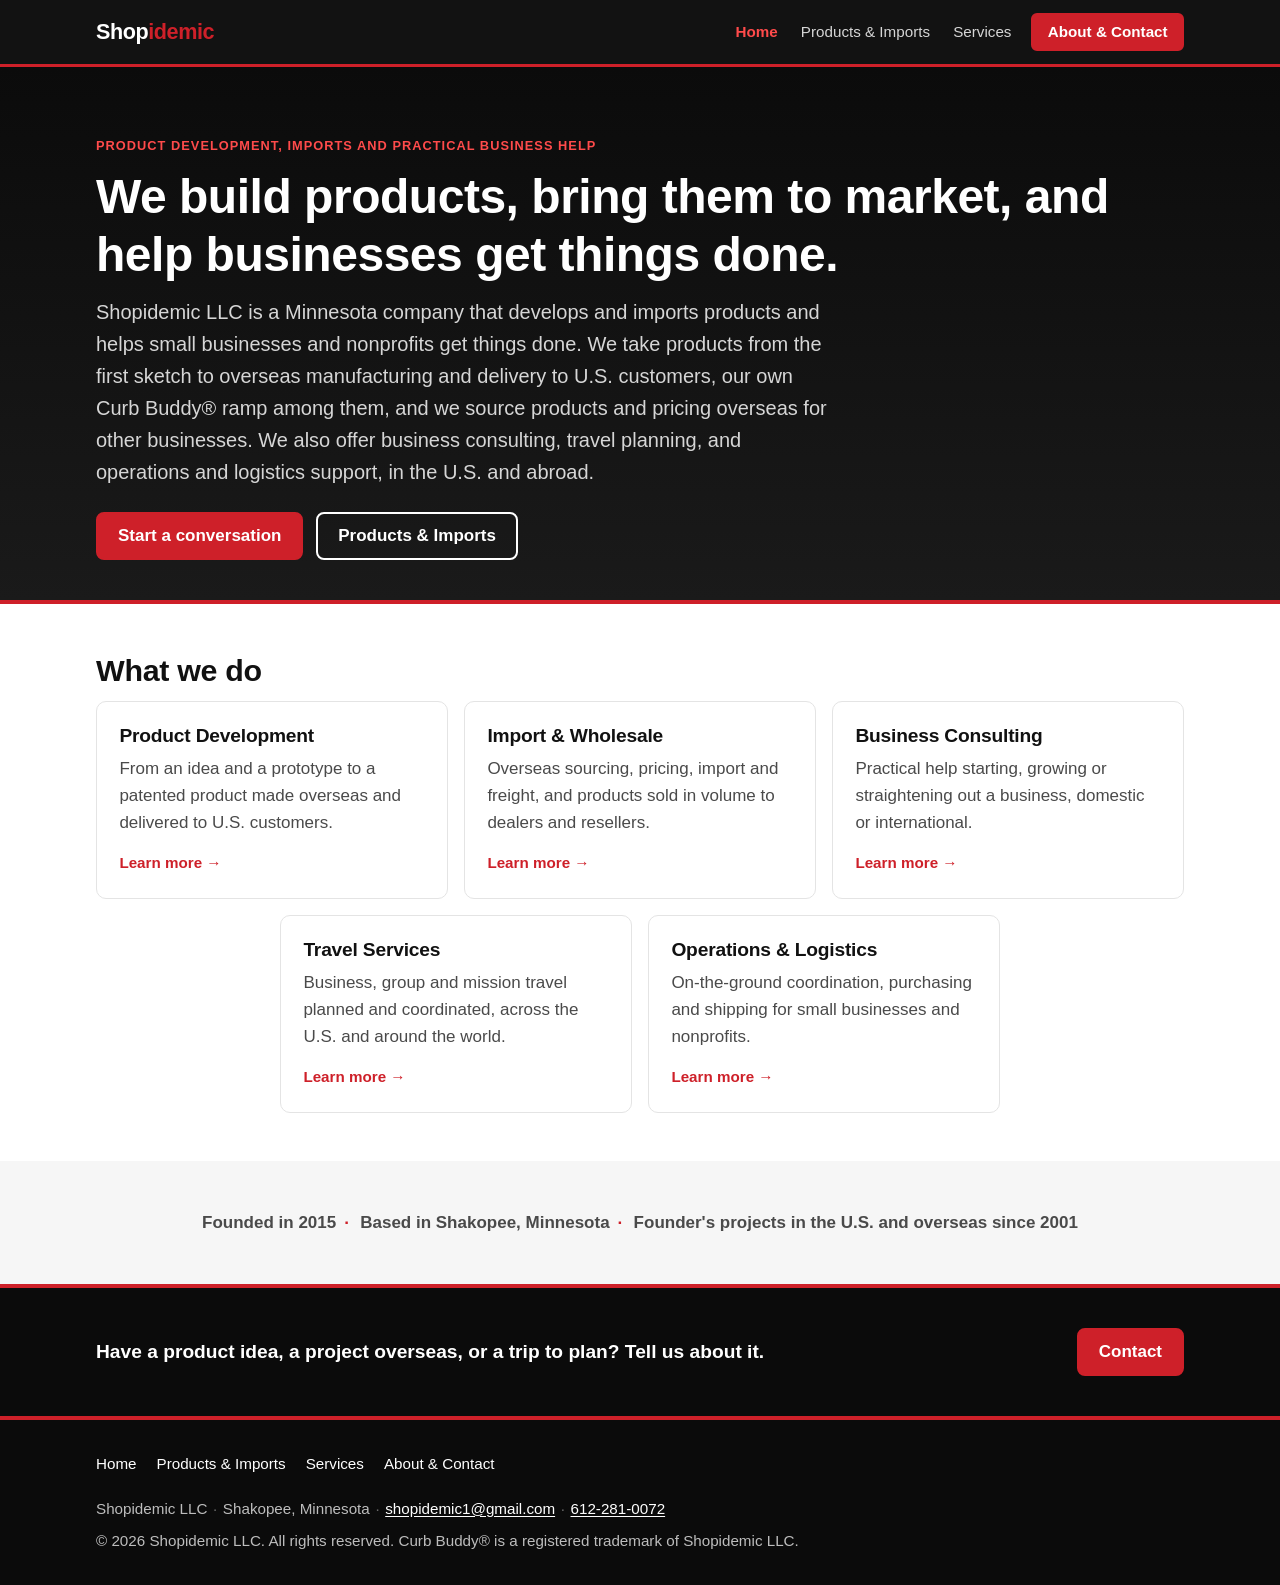
<file: index.html>
<!doctype html>
<html lang="en">
<head>
  <meta charset="utf-8">
  <meta name="viewport" content="width=device-width, initial-scale=1">
  <title>Shopidemic LLC</title>
  <meta name="description" content="Shopidemic LLC develops and imports products and helps small businesses and nonprofits with consulting, travel, operations and logistics, in the U.S. and abroad.">
  <link rel="canonical" href="https://shopidemic.com/">
  <meta property="og:url" content="https://shopidemic.com/">
  <meta property="og:type" content="website">
  <meta property="og:site_name" content="Shopidemic LLC">
  <meta property="og:title" content="Shopidemic LLC">
  <meta property="og:description" content="Shopidemic LLC develops and imports products and helps small businesses and nonprofits with consulting, travel, operations and logistics, in the U.S. and abroad.">
  <meta property="og:locale" content="en_US">
  <meta name="twitter:card" content="summary">
  <meta name="theme-color" content="#0b0b0b">
  <link rel="stylesheet" href="styles.css">
</head>
<body>
  <a class="skip" href="#main">Skip to content</a>
  <header class="site-header">
    <div class="wrap header-row">
      <a class="wordmark" href="index.html" aria-label="Shopidemic, home">Shop<span>idemic</span></a>
      <nav class="nav-desktop" aria-label="Main">
        <ul>
          <li><a href="index.html" aria-current="page">Home</a></li>
          <li><a href="products-imports.html">Products &amp; Imports</a></li>
          <li><a href="services.html">Services</a></li>
          <li><a href="about.html" class="btn">About &amp; Contact</a></li>
        </ul>
      </nav>
      <details class="nav-mobile">
        <summary aria-label="Menu"><span class="burger" aria-hidden="true"></span> Menu</summary>
        <nav aria-label="Main (mobile)">
          <ul>
          <li><a href="index.html" aria-current="page">Home</a></li>
          <li><a href="products-imports.html">Products &amp; Imports</a></li>
          <li><a href="services.html">Services</a></li>
          <li><a href="about.html">About &amp; Contact</a></li>
          </ul>
        </nav>
      </details>
    </div>
  </header>

  <main id="main">
    <section class="hero">
      <div class="wrap">
      <span class="eyebrow">Product development, imports and practical business help</span>
      <h1>We build products, bring them to market, and help businesses get things done.</h1>
      <p class="lead">Shopidemic LLC is a Minnesota company that develops and imports products and helps small businesses and nonprofits get things done. We take products from the first sketch to overseas manufacturing and delivery to U.S. customers, our own Curb Buddy® ramp among them, and we source products and pricing overseas for other businesses. We also offer business consulting, travel planning, and operations and logistics support, in the U.S. and abroad.</p>
      <a class="btn" href="about.html#contact">Start a conversation</a>
      <a class="btn btn-ghost" href="products-imports.html">Products &amp; Imports</a>
      </div>
    </section>

    <section class="section" aria-labelledby="services">
      <div class="wrap">
        <h2 id="services">What we do</h2>
        <ul class="tiles">
          <li><a class="tile" href="services.html#product-development">
            <h3>Product Development</h3>
            <p>From an idea and a prototype to a patented product made overseas and delivered to U.S. customers.</p>
            <span class="more">Learn more →</span>
          </a></li>
          <li><a class="tile" href="services.html#import-wholesale">
            <h3>Import &amp; Wholesale</h3>
            <p>Overseas sourcing, pricing, import and freight, and products sold in volume to dealers and resellers.</p>
            <span class="more">Learn more →</span>
          </a></li>
          <li><a class="tile" href="services.html#consulting">
            <h3>Business Consulting</h3>
            <p>Practical help starting, growing or straightening out a business, domestic or international.</p>
            <span class="more">Learn more →</span>
          </a></li>
          <li><a class="tile" href="services.html#travel">
            <h3>Travel Services</h3>
            <p>Business, group and mission travel planned and coordinated, across the U.S. and around the world.</p>
            <span class="more">Learn more →</span>
          </a></li>
          <li><a class="tile" href="services.html#operations-logistics">
            <h3>Operations &amp; Logistics</h3>
            <p>On-the-ground coordination, purchasing and shipping for small businesses and nonprofits.</p>
            <span class="more">Learn more →</span>
          </a></li>
        </ul>
      </div>
    </section>

    <section class="section section-alt" aria-label="At a glance">
      <div class="wrap">
        <ul class="strip">
          <li>Founded in 2015</li>
          <li>Based in Shakopee, Minnesota</li>
          <li>Founder's projects in the U.S. and overseas since 2001</li>
        </ul>
      </div>
    </section>

    <section class="cta">
      <div class="wrap">
        <p>Have a product idea, a project overseas, or a trip to plan? Tell us about it.</p>
        <a class="btn" href="about.html#contact">Contact</a>
      </div>
    </section>
  </main>

  <footer class="site-footer">
    <div class="wrap">
      <ul class="footer-nav">
          <li><a href="index.html">Home</a></li>
          <li><a href="products-imports.html">Products &amp; Imports</a></li>
          <li><a href="services.html">Services</a></li>
          <li><a href="about.html">About &amp; Contact</a></li>
      </ul>
      <p class="footer-contact"><span>Shopidemic LLC</span><span class="sep" aria-hidden="true">·</span><span>Shakopee, Minnesota</span><span class="sep" aria-hidden="true">·</span><a href="mailto:shopidemic1@gmail.com">shopidemic1@gmail.com</a><span class="sep" aria-hidden="true">·</span><a href="tel:+16122810072">612-281-0072</a></p>
      <p>© 2026 Shopidemic LLC. All rights reserved. Curb Buddy® is a registered trademark of Shopidemic LLC.</p>
    </div>
  </footer>
</body>
</html>
</file>
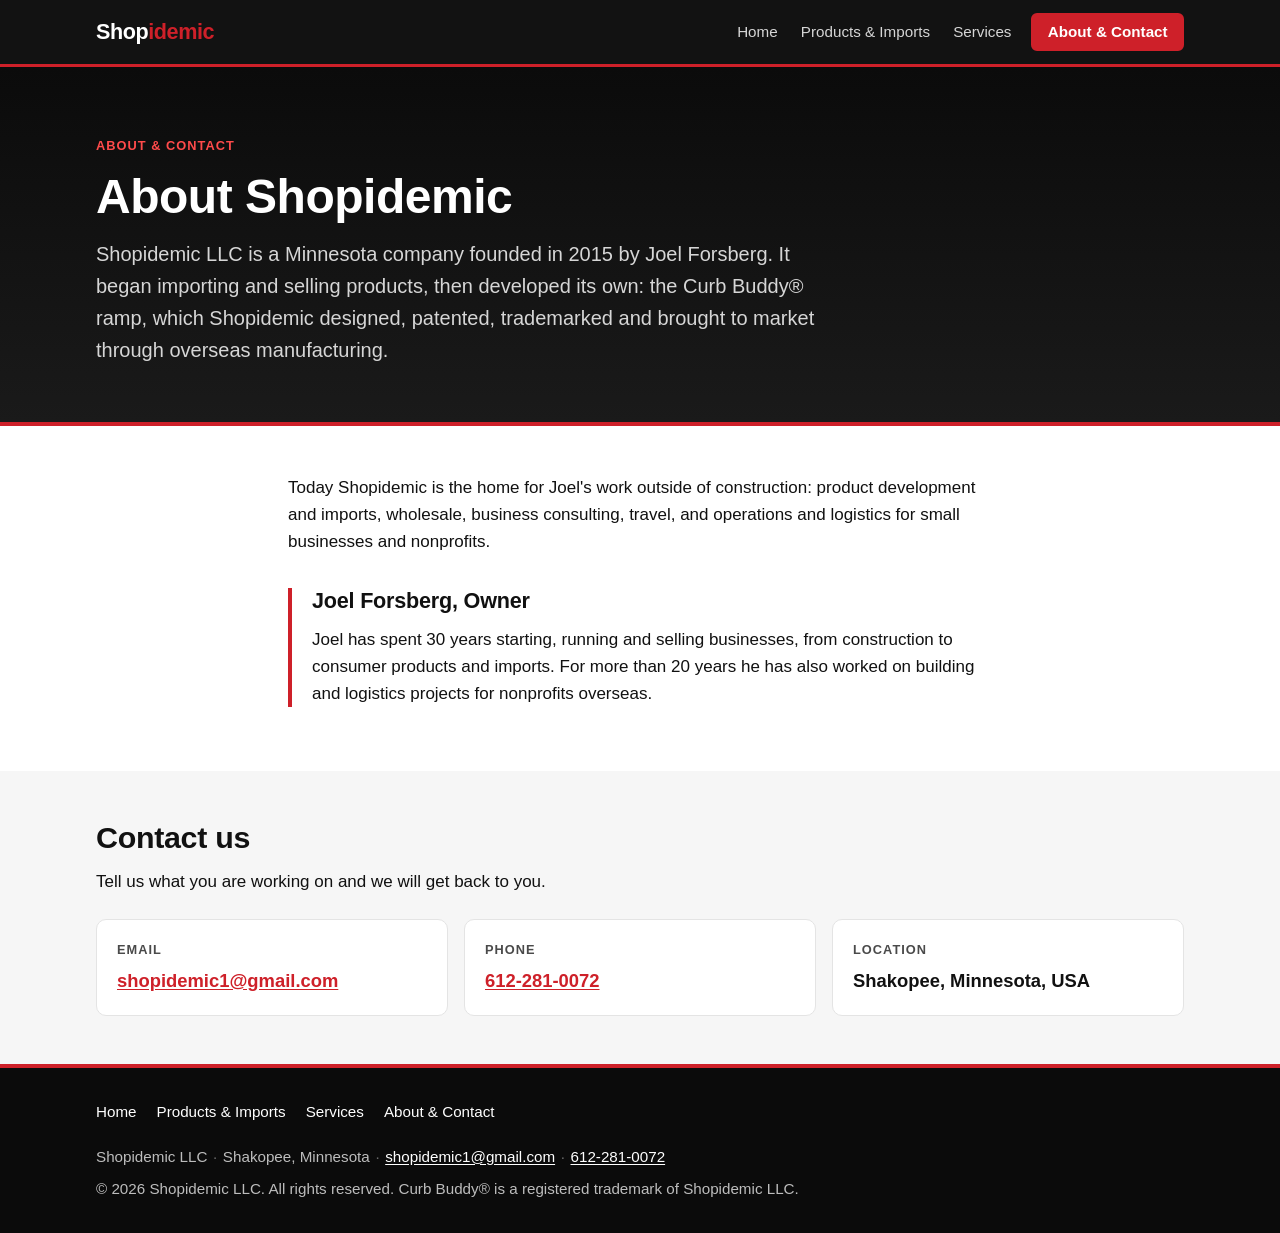
<file: about.html>
<!doctype html>
<html lang="en">
<head>
  <meta charset="utf-8">
  <meta name="viewport" content="width=device-width, initial-scale=1">
  <title>About &amp; Contact | Shopidemic LLC</title>
  <meta name="description" content="Shopidemic LLC develops and imports products and helps small businesses and nonprofits with consulting, travel, operations and logistics, in the U.S. and abroad.">
  <link rel="canonical" href="https://shopidemic.com/about.html">
  <meta property="og:url" content="https://shopidemic.com/about.html">
  <meta property="og:type" content="website">
  <meta property="og:site_name" content="Shopidemic LLC">
  <meta property="og:title" content="About &amp; Contact | Shopidemic LLC">
  <meta property="og:description" content="Shopidemic LLC develops and imports products and helps small businesses and nonprofits with consulting, travel, operations and logistics, in the U.S. and abroad.">
  <meta property="og:locale" content="en_US">
  <meta name="twitter:card" content="summary">
  <meta name="theme-color" content="#0b0b0b">
  <link rel="stylesheet" href="styles.css">
</head>
<body>
  <a class="skip" href="#main">Skip to content</a>
  <header class="site-header">
    <div class="wrap header-row">
      <a class="wordmark" href="index.html" aria-label="Shopidemic, home">Shop<span>idemic</span></a>
      <nav class="nav-desktop" aria-label="Main">
        <ul>
          <li><a href="index.html">Home</a></li>
          <li><a href="products-imports.html">Products &amp; Imports</a></li>
          <li><a href="services.html">Services</a></li>
          <li><a href="about.html" class="btn" aria-current="page">About &amp; Contact</a></li>
        </ul>
      </nav>
      <details class="nav-mobile">
        <summary aria-label="Menu"><span class="burger" aria-hidden="true"></span> Menu</summary>
        <nav aria-label="Main (mobile)">
          <ul>
          <li><a href="index.html">Home</a></li>
          <li><a href="products-imports.html">Products &amp; Imports</a></li>
          <li><a href="services.html">Services</a></li>
          <li><a href="about.html" aria-current="page">About &amp; Contact</a></li>
          </ul>
        </nav>
      </details>
    </div>
  </header>

  <main id="main">
    <section class="hero">
      <div class="wrap">
      <span class="eyebrow">About &amp; Contact</span>
      <h1>About Shopidemic</h1>
      <p class="lead">Shopidemic LLC is a Minnesota company founded in 2015 by Joel Forsberg. It began importing and selling products, then developed its own: the Curb Buddy® ramp, which Shopidemic designed, patented, trademarked and brought to market through overseas manufacturing.</p>
      </div>
    </section>

    <section class="section">
      <div class="wrap prose">
        <p>Today Shopidemic is the home for Joel's work outside of construction: product development and imports, wholesale, business consulting, travel, and operations and logistics for small businesses and nonprofits.</p>
        <div class="person">
          <h2>Joel Forsberg, Owner</h2>
          <p>Joel has spent 30 years starting, running and selling businesses, from construction to consumer products and imports. For more than 20 years he has also worked on building and logistics projects for nonprofits overseas.</p>
        </div>
      </div>
    </section>

    <section class="section section-alt" id="contact" aria-labelledby="contact-h">
      <div class="wrap">
        <h2 id="contact-h">Contact us</h2>
        <p>Tell us what you are working on and we will get back to you.</p>
        <ul class="contact-list">
          <li><span class="label">Email</span><a href="mailto:shopidemic1@gmail.com">shopidemic1@gmail.com</a></li>
          <li><span class="label">Phone</span><a href="tel:+16122810072">612-281-0072</a></li>
          <li><span class="label">Location</span><span class="value">Shakopee, Minnesota, USA</span></li>
        </ul>
      </div>
    </section>
  </main>

  <footer class="site-footer">
    <div class="wrap">
      <ul class="footer-nav">
          <li><a href="index.html">Home</a></li>
          <li><a href="products-imports.html">Products &amp; Imports</a></li>
          <li><a href="services.html">Services</a></li>
          <li><a href="about.html">About &amp; Contact</a></li>
      </ul>
      <p class="footer-contact"><span>Shopidemic LLC</span><span class="sep" aria-hidden="true">·</span><span>Shakopee, Minnesota</span><span class="sep" aria-hidden="true">·</span><a href="mailto:shopidemic1@gmail.com">shopidemic1@gmail.com</a><span class="sep" aria-hidden="true">·</span><a href="tel:+16122810072">612-281-0072</a></p>
      <p>© 2026 Shopidemic LLC. All rights reserved. Curb Buddy® is a registered trademark of Shopidemic LLC.</p>
    </div>
  </footer>
</body>
</html>
</file>
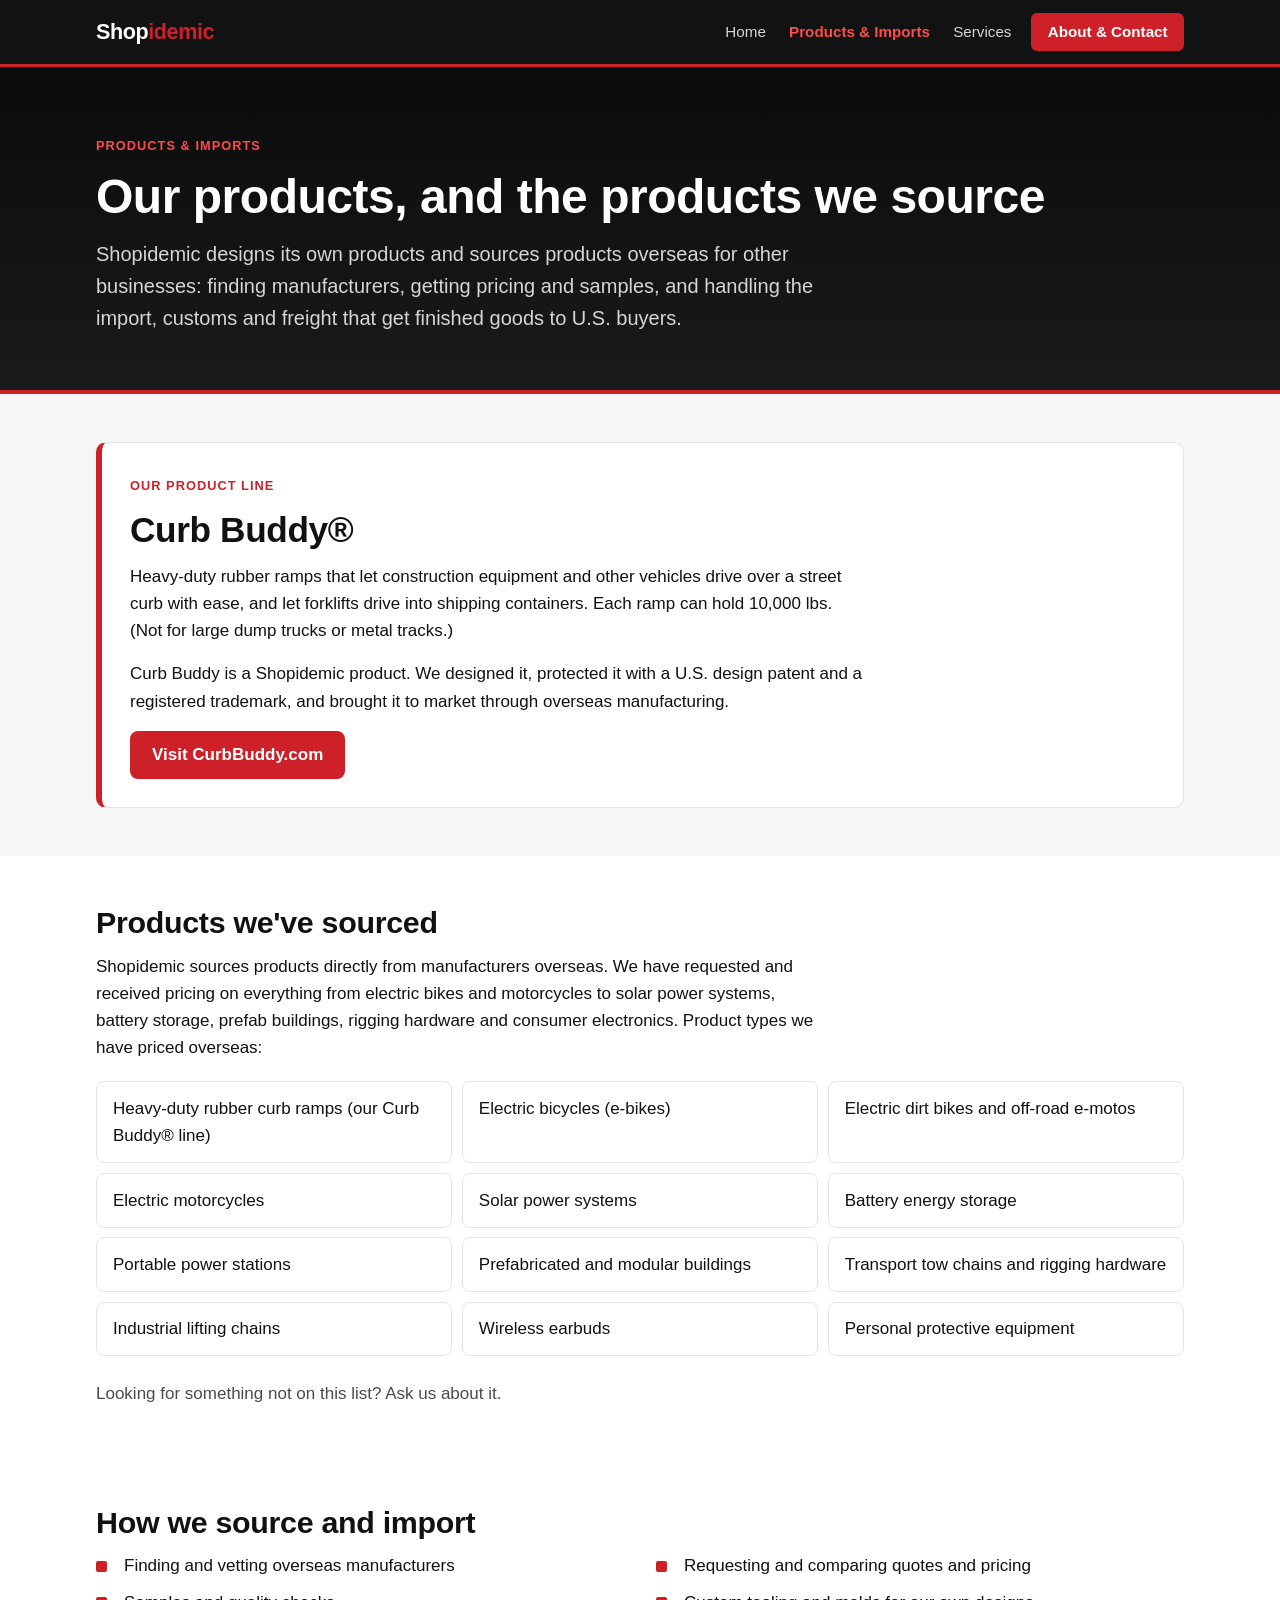
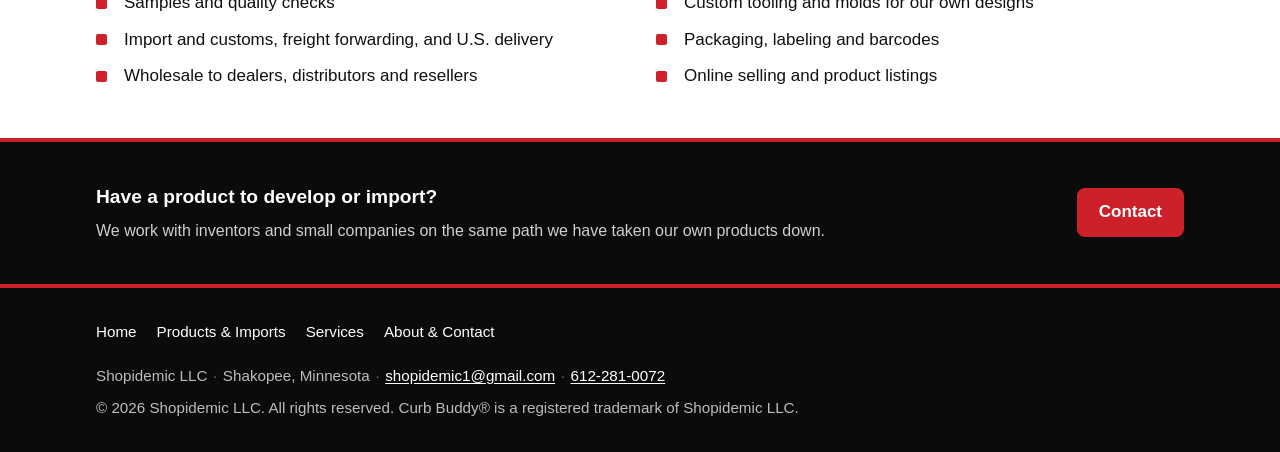
<file: products-imports.html>
<!doctype html>
<html lang="en">
<head>
  <meta charset="utf-8">
  <meta name="viewport" content="width=device-width, initial-scale=1">
  <title>Products &amp; Imports | Shopidemic LLC</title>
  <meta name="description" content="Shopidemic LLC develops and imports products and helps small businesses and nonprofits with consulting, travel, operations and logistics, in the U.S. and abroad.">
  <link rel="canonical" href="https://shopidemic.com/products-imports.html">
  <meta property="og:url" content="https://shopidemic.com/products-imports.html">
  <meta property="og:type" content="website">
  <meta property="og:site_name" content="Shopidemic LLC">
  <meta property="og:title" content="Products &amp; Imports | Shopidemic LLC">
  <meta property="og:description" content="Shopidemic LLC develops and imports products and helps small businesses and nonprofits with consulting, travel, operations and logistics, in the U.S. and abroad.">
  <meta property="og:locale" content="en_US">
  <meta name="twitter:card" content="summary">
  <meta name="theme-color" content="#0b0b0b">
  <link rel="stylesheet" href="styles.css">
</head>
<body>
  <a class="skip" href="#main">Skip to content</a>
  <header class="site-header">
    <div class="wrap header-row">
      <a class="wordmark" href="index.html" aria-label="Shopidemic, home">Shop<span>idemic</span></a>
      <nav class="nav-desktop" aria-label="Main">
        <ul>
          <li><a href="index.html">Home</a></li>
          <li><a href="products-imports.html" aria-current="page">Products &amp; Imports</a></li>
          <li><a href="services.html">Services</a></li>
          <li><a href="about.html" class="btn">About &amp; Contact</a></li>
        </ul>
      </nav>
      <details class="nav-mobile">
        <summary aria-label="Menu"><span class="burger" aria-hidden="true"></span> Menu</summary>
        <nav aria-label="Main (mobile)">
          <ul>
          <li><a href="index.html">Home</a></li>
          <li><a href="products-imports.html" aria-current="page">Products &amp; Imports</a></li>
          <li><a href="services.html">Services</a></li>
          <li><a href="about.html">About &amp; Contact</a></li>
          </ul>
        </nav>
      </details>
    </div>
  </header>

  <main id="main">
    <section class="hero">
      <div class="wrap">
      <span class="eyebrow">Products &amp; Imports</span>
      <h1>Our products, and the products we source</h1>
      <p class="lead">Shopidemic designs its own products and sources products overseas for other businesses: finding manufacturers, getting pricing and samples, and handling the import, customs and freight that get finished goods to U.S. buyers.</p>
      </div>
    </section>

    <section class="section section-alt" aria-labelledby="curb-buddy">
      <div class="wrap">
        <article class="card feature">
          <span class="eyebrow">Our product line</span>
          <h2 id="curb-buddy">Curb Buddy®</h2>
          <p>Heavy-duty rubber ramps that let construction equipment and other vehicles drive over a street curb with ease, and let forklifts drive into shipping containers. Each ramp can hold 10,000 lbs. (Not for large dump trucks or metal tracks.)</p>
          <p>Curb Buddy is a Shopidemic product. We designed it, protected it with a U.S. design patent and a registered trademark, and brought it to market through overseas manufacturing.</p>
          <p><a class="btn" href="https://curbbuddy.com" rel="noopener">Visit CurbBuddy.com</a></p>
        </article>
      </div>
    </section>

    <section class="section" id="sourced" aria-labelledby="sourced-h">
      <div class="wrap">
        <h2 id="sourced-h">Products we've sourced</h2>
        <p class="prose">Shopidemic sources products directly from manufacturers overseas. We have requested and received pricing on everything from electric bikes and motorcycles to solar power systems, battery storage, prefab buildings, rigging hardware and consumer electronics. Product types we have priced overseas:</p>
        <ul class="sourced">
          <li>Heavy-duty rubber curb ramps (our Curb Buddy® line)</li>
          <li>Electric bicycles (e-bikes)</li>
          <li>Electric dirt bikes and off-road e-motos</li>
          <li>Electric motorcycles</li>
          <li>Solar power systems</li>
          <li>Battery energy storage</li>
          <li>Portable power stations</li>
          <li>Prefabricated and modular buildings</li>
          <li>Transport tow chains and rigging hardware</li>
          <li>Industrial lifting chains</li>
          <li>Wireless earbuds</li>
          <li>Personal protective equipment</li>
        </ul>
        <p class="note">Looking for something not on this list? Ask us about it.</p>
      </div>
    </section>

    <section class="section">
      <div class="wrap">
        <h2>How we source and import</h2>
        <ul class="checks two">
          <li>Finding and vetting overseas manufacturers</li>
          <li>Requesting and comparing quotes and pricing</li>
          <li>Samples and quality checks</li>
          <li>Custom tooling and molds for our own designs</li>
          <li>Import and customs, freight forwarding, and U.S. delivery</li>
          <li>Packaging, labeling and barcodes</li>
          <li>Wholesale to dealers, distributors and resellers</li>
          <li>Online selling and product listings</li>
        </ul>
      </div>
    </section>

    <section class="cta">
      <div class="wrap">
        <div>
          <p>Have a product to develop or import?</p>
          <p class="cta-sub">We work with inventors and small companies on the same path we have taken our own products down.</p>
        </div>
        <a class="btn" href="about.html#contact">Contact</a>
      </div>
    </section>
  </main>

  <footer class="site-footer">
    <div class="wrap">
      <ul class="footer-nav">
          <li><a href="index.html">Home</a></li>
          <li><a href="products-imports.html">Products &amp; Imports</a></li>
          <li><a href="services.html">Services</a></li>
          <li><a href="about.html">About &amp; Contact</a></li>
      </ul>
      <p class="footer-contact"><span>Shopidemic LLC</span><span class="sep" aria-hidden="true">·</span><span>Shakopee, Minnesota</span><span class="sep" aria-hidden="true">·</span><a href="mailto:shopidemic1@gmail.com">shopidemic1@gmail.com</a><span class="sep" aria-hidden="true">·</span><a href="tel:+16122810072">612-281-0072</a></p>
      <p>© 2026 Shopidemic LLC. All rights reserved. Curb Buddy® is a registered trademark of Shopidemic LLC.</p>
    </div>
  </footer>
</body>
</html>
</file>
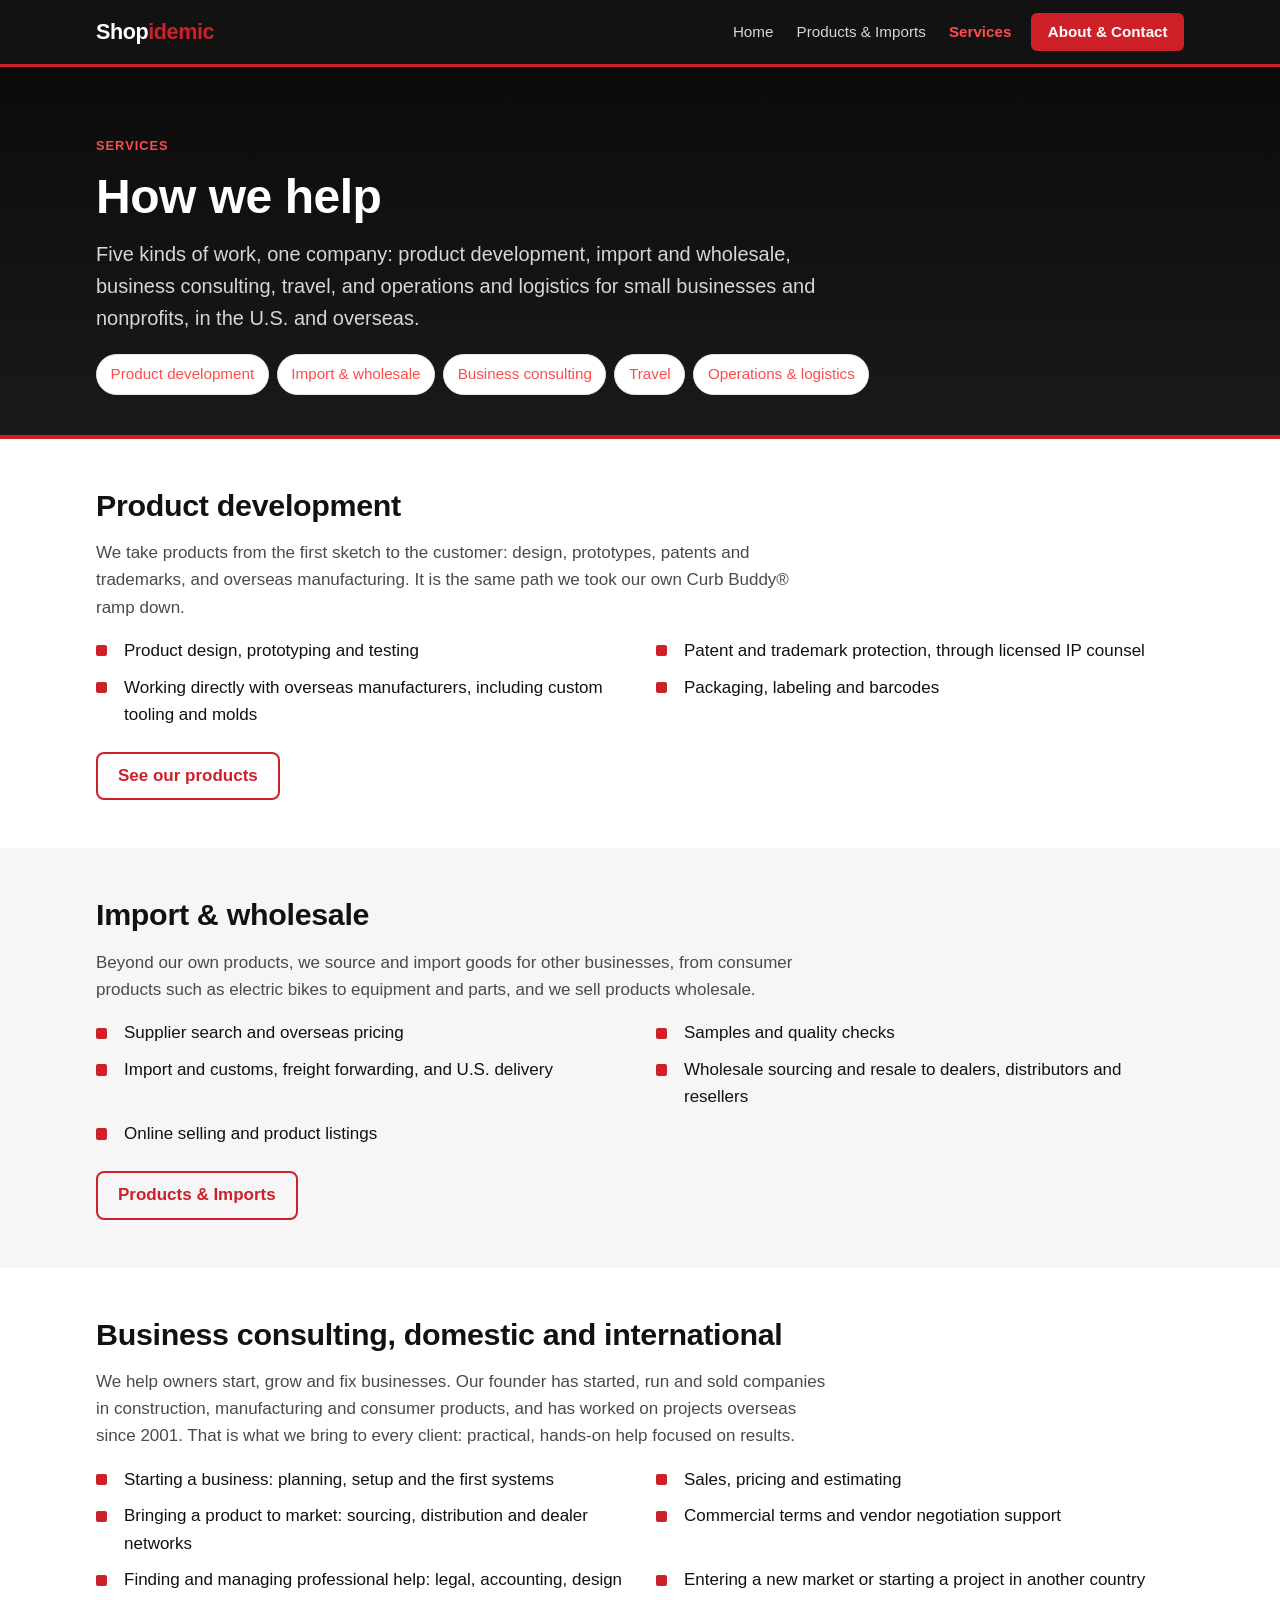
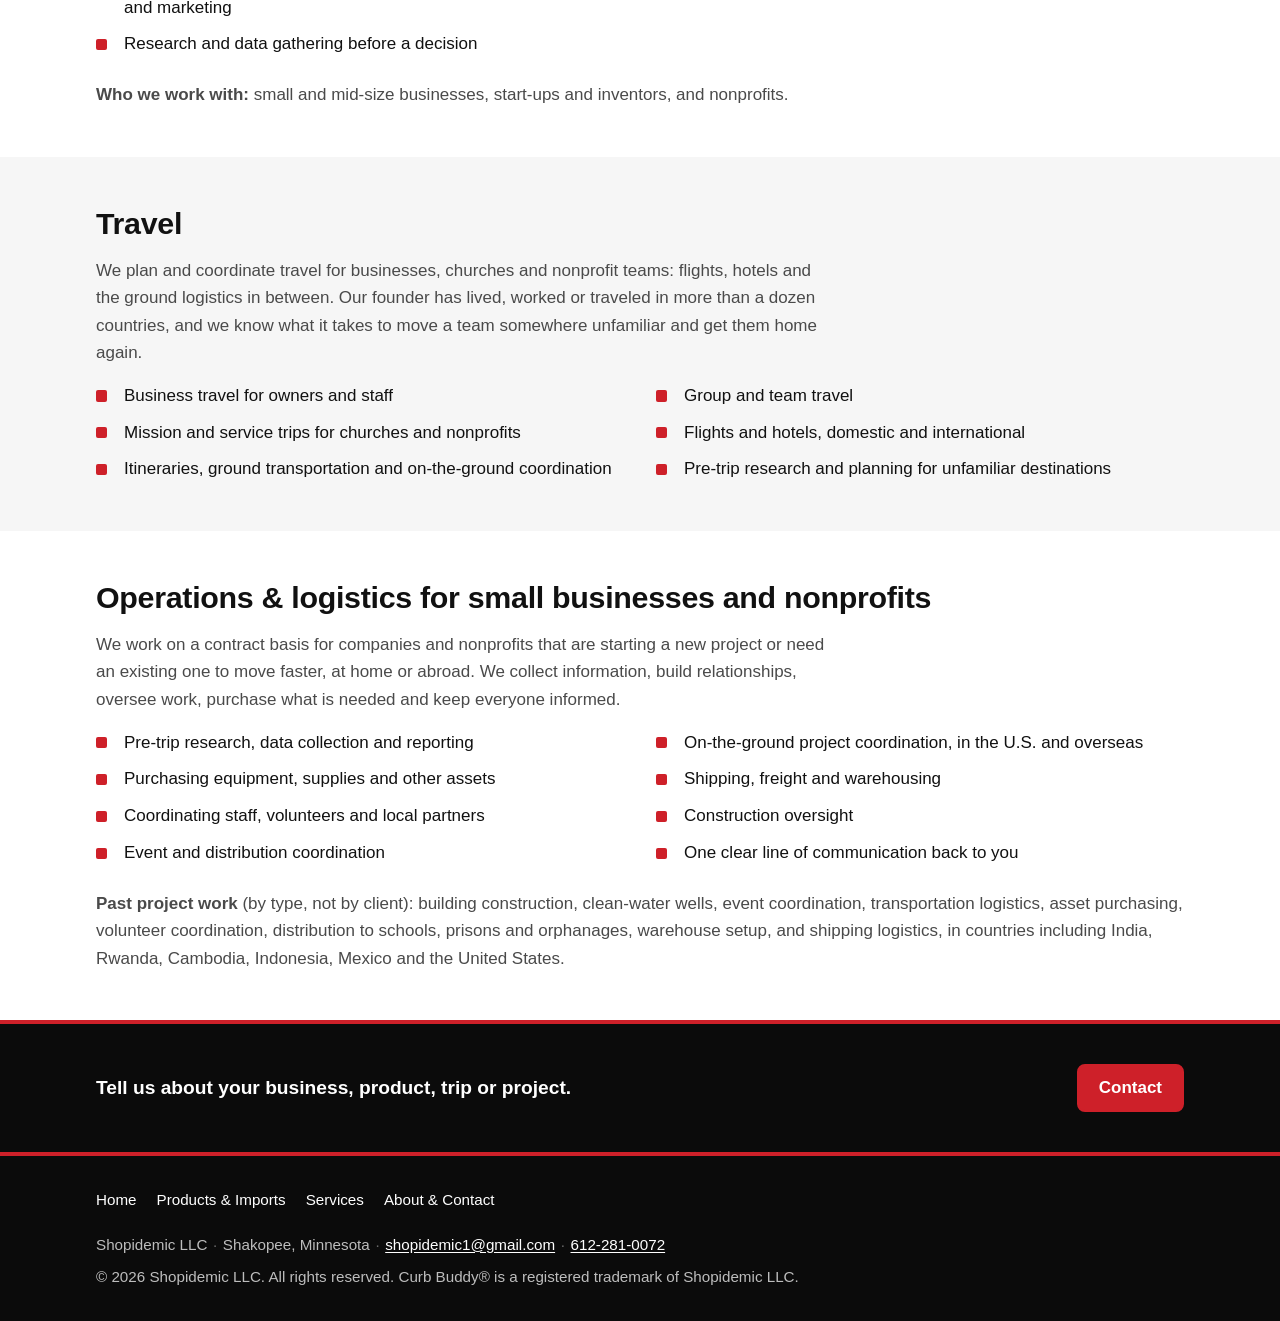
<file: services.html>
<!doctype html>
<html lang="en">
<head>
  <meta charset="utf-8">
  <meta name="viewport" content="width=device-width, initial-scale=1">
  <title>Services | Shopidemic LLC</title>
  <meta name="description" content="Shopidemic LLC develops and imports products and helps small businesses and nonprofits with consulting, travel, operations and logistics, in the U.S. and abroad.">
  <link rel="canonical" href="https://shopidemic.com/services.html">
  <meta property="og:url" content="https://shopidemic.com/services.html">
  <meta property="og:type" content="website">
  <meta property="og:site_name" content="Shopidemic LLC">
  <meta property="og:title" content="Services | Shopidemic LLC">
  <meta property="og:description" content="Shopidemic LLC develops and imports products and helps small businesses and nonprofits with consulting, travel, operations and logistics, in the U.S. and abroad.">
  <meta property="og:locale" content="en_US">
  <meta name="twitter:card" content="summary">
  <meta name="theme-color" content="#0b0b0b">
  <link rel="stylesheet" href="styles.css">
</head>
<body>
  <a class="skip" href="#main">Skip to content</a>
  <header class="site-header">
    <div class="wrap header-row">
      <a class="wordmark" href="index.html" aria-label="Shopidemic, home">Shop<span>idemic</span></a>
      <nav class="nav-desktop" aria-label="Main">
        <ul>
          <li><a href="index.html">Home</a></li>
          <li><a href="products-imports.html">Products &amp; Imports</a></li>
          <li><a href="services.html" aria-current="page">Services</a></li>
          <li><a href="about.html" class="btn">About &amp; Contact</a></li>
        </ul>
      </nav>
      <details class="nav-mobile">
        <summary aria-label="Menu"><span class="burger" aria-hidden="true"></span> Menu</summary>
        <nav aria-label="Main (mobile)">
          <ul>
          <li><a href="index.html">Home</a></li>
          <li><a href="products-imports.html">Products &amp; Imports</a></li>
          <li><a href="services.html" aria-current="page">Services</a></li>
          <li><a href="about.html">About &amp; Contact</a></li>
          </ul>
        </nav>
      </details>
    </div>
  </header>

  <main id="main">
    <section class="hero">
      <div class="wrap">
      <span class="eyebrow">Services</span>
      <h1>How we help</h1>
      <p class="lead">Five kinds of work, one company: product development, import and wholesale, business consulting, travel, and operations and logistics for small businesses and nonprofits, in the U.S. and overseas.</p>
      <nav aria-label="On this page">
        <ul class="jump">
          <li><a href="#product-development">Product development</a></li>
          <li><a href="#import-wholesale">Import &amp; wholesale</a></li>
          <li><a href="#consulting">Business consulting</a></li>
          <li><a href="#travel">Travel</a></li>
          <li><a href="#operations-logistics">Operations &amp; logistics</a></li>
        </ul>
      </nav>
      </div>
    </section>

    <section class="section service" id="product-development" aria-labelledby="product-development-h">
      <div class="wrap">
        <h2 id="product-development-h">Product development</h2>
        <p class="prose">We take products from the first sketch to the customer: design, prototypes, patents and trademarks, and overseas manufacturing. It is the same path we took our own Curb Buddy® ramp down.</p>
        <ul class="checks two">
          <li>Product design, prototyping and testing</li>
          <li>Patent and trademark protection, through licensed IP counsel</li>
          <li>Working directly with overseas manufacturers, including custom tooling and molds</li>
          <li>Packaging, labeling and barcodes</li>
        </ul>
        <p><a class="btn btn-ghost" href="products-imports.html">See our products</a></p>
      </div>
    </section>
    <section class="section service section-alt" id="import-wholesale" aria-labelledby="import-wholesale-h">
      <div class="wrap">
        <h2 id="import-wholesale-h">Import &amp; wholesale</h2>
        <p class="prose">Beyond our own products, we source and import goods for other businesses, from consumer products such as electric bikes to equipment and parts, and we sell products wholesale.</p>
        <ul class="checks two">
          <li>Supplier search and overseas pricing</li>
          <li>Samples and quality checks</li>
          <li>Import and customs, freight forwarding, and U.S. delivery</li>
          <li>Wholesale sourcing and resale to dealers, distributors and resellers</li>
          <li>Online selling and product listings</li>
        </ul>
        <p><a class="btn btn-ghost" href="products-imports.html">Products &amp; Imports</a></p>
      </div>
    </section>
    <section class="section service" id="consulting" aria-labelledby="consulting-h">
      <div class="wrap">
        <h2 id="consulting-h">Business consulting, domestic and international</h2>
        <p class="prose">We help owners start, grow and fix businesses. Our founder has started, run and sold companies in construction, manufacturing and consumer products, and has worked on projects overseas since 2001. That is what we bring to every client: practical, hands-on help focused on results.</p>
        <ul class="checks two">
          <li>Starting a business: planning, setup and the first systems</li>
          <li>Sales, pricing and estimating</li>
          <li>Bringing a product to market: sourcing, distribution and dealer networks</li>
          <li>Commercial terms and vendor negotiation support</li>
          <li>Finding and managing professional help: legal, accounting, design and marketing</li>
          <li>Entering a new market or starting a project in another country</li>
          <li>Research and data gathering before a decision</li>
        </ul>
        <p class="note"><strong>Who we work with:</strong> small and mid-size businesses, start-ups and inventors, and nonprofits.</p>
      </div>
    </section>
    <section class="section service section-alt" id="travel" aria-labelledby="travel-h">
      <div class="wrap">
        <h2 id="travel-h">Travel</h2>
        <p class="prose">We plan and coordinate travel for businesses, churches and nonprofit teams: flights, hotels and the ground logistics in between. Our founder has lived, worked or traveled in more than a dozen countries, and we know what it takes to move a team somewhere unfamiliar and get them home again.</p>
        <ul class="checks two">
          <li>Business travel for owners and staff</li>
          <li>Group and team travel</li>
          <li>Mission and service trips for churches and nonprofits</li>
          <li>Flights and hotels, domestic and international</li>
          <li>Itineraries, ground transportation and on-the-ground coordination</li>
          <li>Pre-trip research and planning for unfamiliar destinations</li>
        </ul>
      </div>
    </section>
    <section class="section service" id="operations-logistics" aria-labelledby="operations-logistics-h">
      <div class="wrap">
        <h2 id="operations-logistics-h">Operations &amp; logistics for small businesses and nonprofits</h2>
        <p class="prose">We work on a contract basis for companies and nonprofits that are starting a new project or need an existing one to move faster, at home or abroad. We collect information, build relationships, oversee work, purchase what is needed and keep everyone informed.</p>
        <ul class="checks two">
          <li>Pre-trip research, data collection and reporting</li>
          <li>On-the-ground project coordination, in the U.S. and overseas</li>
          <li>Purchasing equipment, supplies and other assets</li>
          <li>Shipping, freight and warehousing</li>
          <li>Coordinating staff, volunteers and local partners</li>
          <li>Construction oversight</li>
          <li>Event and distribution coordination</li>
          <li>One clear line of communication back to you</li>
        </ul>
        <p class="note"><strong>Past project work</strong> (by type, not by client): building construction, clean-water wells, event coordination, transportation logistics, asset purchasing, volunteer coordination, distribution to schools, prisons and orphanages, warehouse setup, and shipping logistics, in countries including India, Rwanda, Cambodia, Indonesia, Mexico and the United States.</p>
      </div>
    </section>

    <section class="cta">
      <div class="wrap">
        <p>Tell us about your business, product, trip or project.</p>
        <a class="btn" href="about.html#contact">Contact</a>
      </div>
    </section>
  </main>

  <footer class="site-footer">
    <div class="wrap">
      <ul class="footer-nav">
          <li><a href="index.html">Home</a></li>
          <li><a href="products-imports.html">Products &amp; Imports</a></li>
          <li><a href="services.html">Services</a></li>
          <li><a href="about.html">About &amp; Contact</a></li>
      </ul>
      <p class="footer-contact"><span>Shopidemic LLC</span><span class="sep" aria-hidden="true">·</span><span>Shakopee, Minnesota</span><span class="sep" aria-hidden="true">·</span><a href="mailto:shopidemic1@gmail.com">shopidemic1@gmail.com</a><span class="sep" aria-hidden="true">·</span><a href="tel:+16122810072">612-281-0072</a></p>
      <p>© 2026 Shopidemic LLC. All rights reserved. Curb Buddy® is a registered trademark of Shopidemic LLC.</p>
    </div>
  </footer>
</body>
</html>
</file>
<file: styles.css>
/* Shopidemic LLC — shared stylesheet. Black and fire engine red (Joel 2026-11-02). */
:root {
  --ink: #111111;
  --ink-soft: #4a4a4a;
  --line: #e4e4e4;
  --bg: #ffffff;
  --bg-alt: #f6f6f6;
  --accent: #ce2029;        /* fire engine red */
  --accent-dark: #a3161e;
  --accent-tint: #fbe9ea;
  --black: #0b0b0b;
  --black-soft: #1a1a1a;
  --red-on-black: #ff4b4b;  /* brighter red so small text stays readable on black */
  --radius: 10px;
  --max: 1120px;
  --font: -apple-system, BlinkMacSystemFont, "Segoe UI", Roboto, "Helvetica Neue", Arial, sans-serif;
}

*, *::before, *::after { box-sizing: border-box; }

html { -webkit-text-size-adjust: 100%; }

body {
  margin: 0;
  font-family: var(--font);
  font-size: 1.0625rem;
  line-height: 1.6;
  color: var(--ink);
  background: var(--bg);
}

img { max-width: 100%; height: auto; }

a { color: var(--accent); text-underline-offset: 2px; }
a:hover { color: var(--accent-dark); }

:focus-visible { outline: 3px solid var(--accent); outline-offset: 2px; border-radius: 4px; }

.skip {
  position: absolute; left: -999px; top: 0;
  background: var(--ink); color: #fff; padding: .5rem 1rem; z-index: 10;
}
.skip:focus { left: 1rem; top: 1rem; }

.wrap { max-width: var(--max); margin: 0 auto; padding: 0 1rem; }

h1, h2, h3 { line-height: 1.2; margin: 0 0 .75rem; letter-spacing: -.01em; }
h1 { font-size: clamp(1.9rem, 6vw, 3rem); font-weight: 700; }
h2 { font-size: clamp(1.4rem, 4vw, 1.9rem); font-weight: 700; }
h3 { font-size: 1.2rem; font-weight: 650; }
p { margin: 0 0 1rem; }

/* ---------- Header ---------- */
.site-header {
  position: sticky; top: 0; z-index: 5;
  background: rgba(255,255,255,.96);
  border-bottom: 1px solid var(--line);
}
.header-row {
  display: flex; align-items: center; justify-content: space-between;
  gap: 1rem; min-height: 64px;
}
.wordmark {
  font-weight: 800; font-size: 1.35rem; letter-spacing: -.02em;
  color: var(--ink); text-decoration: none;
}
.wordmark span { color: var(--accent); }
.wordmark:hover { color: var(--ink); }

.nav-desktop { display: none; }
.nav-desktop ul { list-style: none; margin: 0; padding: 0; display: flex; align-items: center; gap: .25rem; }
.nav-desktop a {
  display: block; padding: .45rem .6rem; border-radius: 6px;
  color: var(--ink-soft); text-decoration: none; font-size: .95rem; white-space: nowrap;
}
.nav-desktop a:hover { color: var(--ink); background: var(--bg-alt); }
.nav-desktop a[aria-current="page"] { color: var(--accent); font-weight: 600; }

.btn {
  display: inline-block; padding: .75rem 1.25rem; border-radius: 8px;
  background: var(--accent); color: #fff; font-weight: 600; text-decoration: none;
  border: 2px solid var(--accent); line-height: 1.2;
}
.btn:hover { background: var(--accent-dark); border-color: var(--accent-dark); color: #fff; }
.btn-ghost { background: transparent; color: var(--accent); }
.btn-ghost:hover { background: var(--accent-tint); color: var(--accent-dark); }
.nav-desktop .btn { color: #fff; padding: .5rem .9rem; margin-left: .4rem; }
.nav-desktop .btn:hover { background: var(--accent-dark); color: #fff; }
.nav-desktop .btn[aria-current="page"] { color: #fff; }

/* Mobile menu: <details>, no JavaScript */
.nav-mobile { position: static; }
.nav-mobile summary {
  list-style: none; cursor: pointer;
  display: flex; align-items: center; gap: .5rem;
  padding: .5rem .75rem; border: 1px solid var(--line); border-radius: 8px;
  font-weight: 600; font-size: .95rem; color: var(--ink);
}
.nav-mobile summary::-webkit-details-marker { display: none; }
.burger, .burger::before, .burger::after {
  display: block; width: 18px; height: 2px; background: var(--ink); border-radius: 2px; position: relative;
}
.burger::before, .burger::after { content: ""; position: absolute; left: 0; }
.burger::before { top: -6px; }
.burger::after { top: 6px; }
.nav-mobile[open] .burger { background: transparent; }
.nav-mobile[open] .burger::before { top: 0; transform: rotate(45deg); }
.nav-mobile[open] .burger::after { top: 0; transform: rotate(-45deg); }
.nav-mobile ul {
  list-style: none; margin: 0; padding: .5rem 1rem 1rem;
  position: absolute; left: 0; right: 0; top: 100%;
  background: #fff; border-bottom: 1px solid var(--line);
  box-shadow: 0 12px 24px rgba(0,0,0,.08);
}
.nav-mobile li a {
  display: block; padding: .8rem .25rem; border-bottom: 1px solid var(--line);
  color: var(--ink); text-decoration: none; font-weight: 500;
}
.nav-mobile li:last-child a { border-bottom: 0; }
.nav-mobile a[aria-current="page"] { color: var(--accent); font-weight: 700; }

@media (min-width: 960px) {
  .nav-desktop { display: block; }
  .nav-mobile { display: none; }
}

/* ---------- Sections ---------- */
main { display: block; }
.hero { padding: 2.5rem 0 1.5rem; background: linear-gradient(180deg, var(--bg-alt), var(--bg)); }
@media (min-width: 760px) { .hero { padding: 4rem 0 2.5rem; } }
.hero p.lead { font-size: clamp(1.05rem, 2.6vw, 1.25rem); color: var(--ink-soft); max-width: 46rem; }
.hero .btn { margin-top: .5rem; }
.eyebrow {
  display: inline-block; font-size: .8rem; font-weight: 700; letter-spacing: .08em;
  text-transform: uppercase; color: var(--accent); margin-bottom: .75rem;
}

.section { padding: 3rem 0; }
.section-alt { background: var(--bg-alt); }
.section > .wrap > :last-child { margin-bottom: 0; }

.prose { max-width: 46rem; }
.prose p, .prose li { color: var(--ink); }

/* Flex (not grid) so an odd last row centres instead of leaving a hole */
.tiles {
  list-style: none; margin: 0; padding: 0;
  display: flex; flex-wrap: wrap; justify-content: center; gap: 1rem;
}
.tiles > li { flex: 1 1 100%; }
@media (min-width: 640px) { .tiles > li { flex: 0 1 calc((100% - 1rem) / 2); } }
@media (min-width: 1000px) { .tiles > li { flex: 0 1 calc((100% - 2rem) / 3); } }

.tile {
  height: 100%;
  display: flex; flex-direction: column;
  padding: 1.4rem; border: 1px solid var(--line); border-radius: var(--radius);
  background: #fff; text-decoration: none; color: var(--ink);
  transition: border-color .15s, box-shadow .15s;
}
.tile:hover { border-color: var(--accent); box-shadow: 0 6px 18px rgba(206,32,41,.14); color: var(--ink); }
.tile h3 { margin-bottom: .5rem; }
.tile p { color: var(--ink-soft); flex: 1; margin-bottom: .9rem; }
.tile .more { color: var(--accent); font-weight: 600; font-size: .95rem; }

.strip {
  list-style: none; margin: 0; padding: 0;
  display: flex; flex-wrap: wrap; justify-content: center; gap: .5rem 1.5rem;
  text-align: center; color: var(--ink-soft); font-weight: 600;
}
.strip li { position: relative; }
@media (min-width: 640px) {
  .strip li + li::before {
    content: "·"; position: absolute; left: -1rem; color: var(--accent);
  }
}

.checks { list-style: none; margin: 0 0 1.5rem; padding: 0; display: grid; gap: .6rem; }
@media (min-width: 760px) { .checks.two { grid-template-columns: 1fr 1fr; column-gap: 2rem; } }
.checks li { position: relative; padding-left: 1.75rem; }
.checks li::before {
  content: ""; position: absolute; left: 0; top: .5em;
  width: .7rem; height: .7rem; border-radius: 2px; background: var(--accent);
}

.card {
  border: 1px solid var(--line); border-radius: var(--radius);
  padding: 1.5rem; background: #fff; margin-bottom: 1.25rem;
}
.card h3 { font-size: 1.35rem; }
.card :last-child { margin-bottom: 0; }

.note { color: var(--ink-soft); }

.cta {
  padding: 2.5rem 0; background: var(--ink); color: #fff;
}
.cta .wrap { display: flex; flex-direction: column; gap: 1rem; align-items: flex-start; }
.cta p { margin: 0; font-size: 1.2rem; font-weight: 600; max-width: 48rem; }
.cta .btn { background: #fff; color: var(--ink); border-color: #fff; }
.cta .btn:hover { background: var(--accent-tint); border-color: var(--accent-tint); color: var(--ink); }
@media (min-width: 760px) {
  .cta .wrap { flex-direction: row; align-items: center; justify-content: space-between; }
}

.person { border-left: 4px solid var(--accent); padding-left: 1.25rem; margin-top: 2rem; }
.person h2 { font-size: 1.35rem; }

.contact-list { list-style: none; margin: 1.5rem 0 0; padding: 0; display: grid; gap: 1rem; }
@media (min-width: 760px) { .contact-list { grid-template-columns: repeat(3, 1fr); } }
.contact-list li {
  border: 1px solid var(--line); border-radius: var(--radius); padding: 1.25rem; background: #fff;
}
.contact-list .label {
  display: block; font-size: .8rem; font-weight: 700; letter-spacing: .08em;
  text-transform: uppercase; color: var(--ink-soft); margin-bottom: .35rem;
}
.contact-list a, .contact-list .value { font-size: 1.15rem; font-weight: 600; overflow-wrap: anywhere; }

/* ---------- Footer ---------- */
.site-footer {
  border-top: 1px solid var(--line); padding: 2rem 0; color: var(--ink-soft); font-size: .95rem;
}
.site-footer p { margin: 0 0 .5rem; }
.site-footer p:last-child { margin: 0; }
.site-footer a { color: var(--ink-soft); }
.site-footer a:hover { color: var(--accent); }
.footer-nav { list-style: none; margin: 0 0 1.25rem; padding: 0; display: flex; flex-wrap: wrap; gap: .4rem 1.25rem; }
.footer-nav a { color: var(--ink); text-decoration: none; font-weight: 500; }
.sep { color: #9aa0a6; padding: 0 .35rem; }
.footer-contact > span:not(.sep), .footer-contact a { white-space: nowrap; }
@media (max-width: 639px) {
  /* Stack the contact line on phones instead of wrapping mid-item */
  .footer-contact { display: flex; flex-direction: column; gap: .2rem; }
  .footer-contact .sep { display: none; }
  .footer-contact a { align-self: flex-start; }
}

.visually-hidden-heading {
  position: absolute; width: 1px; height: 1px; padding: 0; margin: -1px;
  overflow: hidden; clip: rect(0 0 0 0); white-space: nowrap; border: 0;
}
.cta p.cta-sub { font-size: 1rem; font-weight: 400; color: #d5d8dc; margin-top: .35rem; }

/* ---------- 4-page layout additions (2026-10-15) ---------- */
/* Anchored sections clear the sticky header */
[id] { scroll-margin-top: 80px; }
.hero .btn + .btn { margin-left: .5rem; }
@media (max-width: 420px) {
  .hero .btn { display: block; text-align: center; }
  .hero .btn + .btn { margin-left: 0; margin-top: .6rem; }
}

/* Jump links on the Services page */
.jump { list-style: none; margin: 1.25rem 0 0; padding: 0; display: flex; flex-wrap: wrap; gap: .5rem; }
.jump a {
  display: inline-block; padding: .45rem .85rem; border: 1px solid var(--line); border-radius: 999px;
  background: #fff; color: var(--ink); text-decoration: none; font-size: .95rem; font-weight: 500;
}
.jump a:hover { border-color: var(--accent); color: var(--accent); }

.service h2 { margin-bottom: 1rem; }
.service .prose { color: var(--ink-soft); }

/* Curb Buddy highlight */
.card.feature { border-left: 6px solid var(--accent); padding: 1.75rem; }
.card.feature h2 { font-size: clamp(1.6rem, 4.5vw, 2.2rem); }
.card.feature p { max-width: 46rem; }

/* Products we've sourced: simple category list */
.sourced {
  list-style: none; margin: 1.25rem 0 1.5rem; padding: 0;
  display: grid; gap: .6rem; grid-template-columns: 1fr;
}
@media (min-width: 640px) { .sourced { grid-template-columns: 1fr 1fr; } }
@media (min-width: 1000px) { .sourced { grid-template-columns: 1fr 1fr 1fr; } }
.sourced li {
  padding: .8rem 1rem; border: 1px solid var(--line); border-radius: 8px; background: #fff;
  font-weight: 500;
}

/* ---------- Black and red theme (2026-11-02) ---------- */
/* Black header, hero, call-to-action band and footer; red accents throughout. */
.site-header { background: rgba(11,11,11,.97); border-bottom: 3px solid var(--accent); }
.wordmark, .wordmark:hover { color: #fff; }
.wordmark span { color: var(--accent); }  /* large bold text: fire engine red passes 3:1 on black */
.nav-desktop a { color: #d6d6d6; }
.nav-desktop a:hover { color: #fff; background: var(--black-soft); }
.nav-desktop a[aria-current="page"] { color: var(--red-on-black); }
.nav-mobile summary { color: #fff; border-color: #3a3a3a; }
.burger, .burger::before, .burger::after { background: #fff; }
.nav-mobile ul { background: var(--black); border-bottom: 3px solid var(--accent); box-shadow: 0 12px 24px rgba(0,0,0,.35); }
.nav-mobile li a { color: #fff; border-bottom-color: #2a2a2a; }
.nav-mobile a[aria-current="page"] { color: var(--red-on-black); }
:focus-visible { outline-color: var(--red-on-black); }

.hero { background: linear-gradient(180deg, var(--black), var(--black-soft)); color: #fff; border-bottom: 4px solid var(--accent); }
.hero h1 { color: #fff; }
.hero p, .hero p.lead { color: #d6d6d6; }
.hero .eyebrow { color: var(--red-on-black); }
.hero a:not(.btn) { color: var(--red-on-black); }
.hero .btn-ghost { background: transparent; color: #fff; border-color: #fff; }
.hero .btn-ghost:hover { background: #fff; color: var(--black); border-color: #fff; }

.cta { background: var(--black); border-top: 4px solid var(--accent); }
.cta .btn { background: var(--accent); color: #fff; border-color: var(--accent); }
.cta .btn:hover { background: var(--accent-dark); border-color: var(--accent-dark); color: #fff; }
.cta p.cta-sub { color: #cfcfcf; }

.site-footer { background: var(--black); color: #bdbdbd; border-top: 4px solid var(--accent); }
.site-footer a, .footer-nav a { color: #fff; }
.site-footer a:hover { color: var(--red-on-black); }
.sep { color: #6a6a6a; }
</file>
